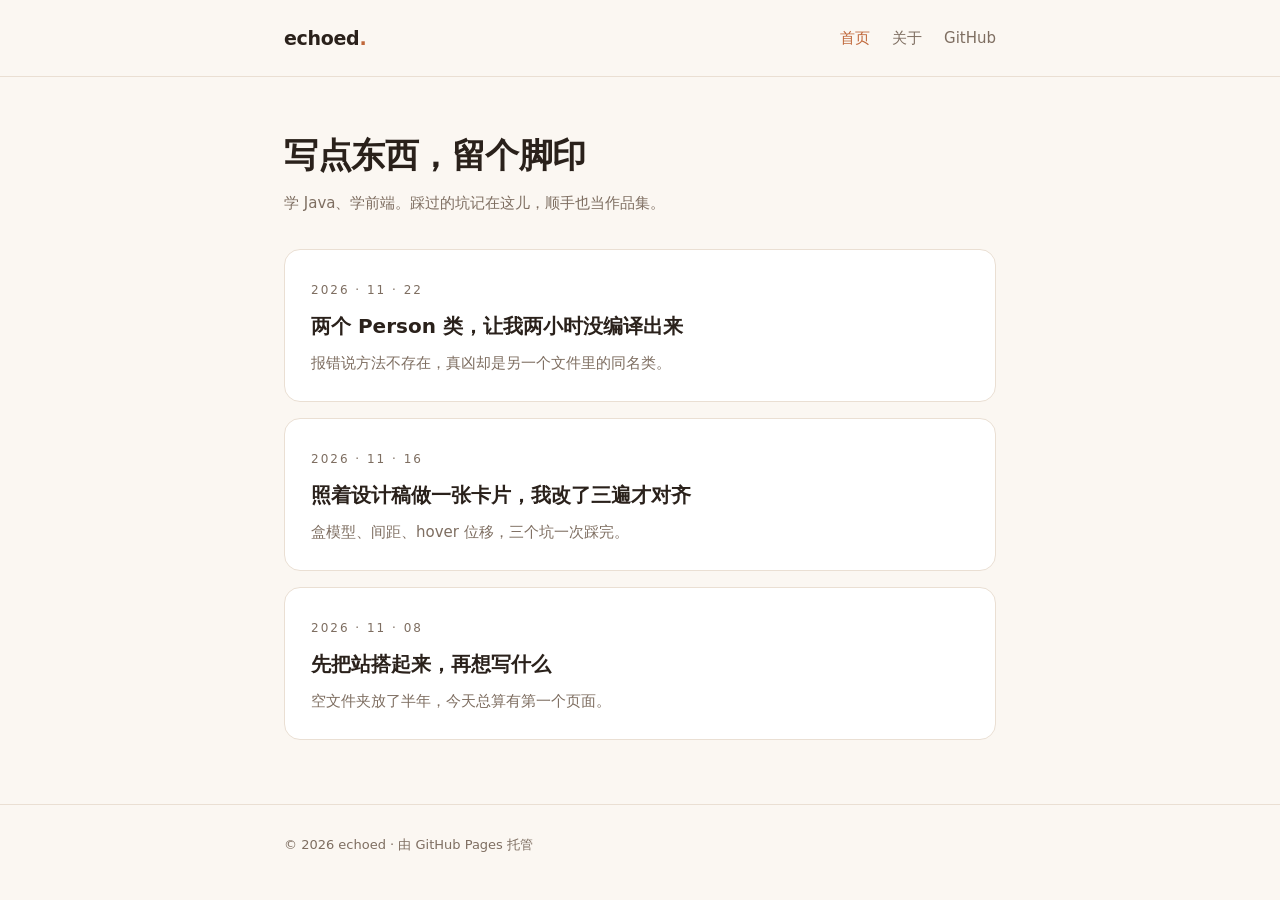
<file: index.html>
<!DOCTYPE html>
<html lang="zh-CN">
<head>
<meta charset="UTF-8">
<meta name="viewport" content="width=device-width, initial-scale=1">
<title>echoed · 写点东西，留个脚印</title>
<meta name="description" content="学 Java、学前端的记录，踩过的坑都在这儿。">
<meta property="og:title" content="echoed · 写点东西，留个脚印">
<meta property="og:description" content="学 Java、学前端的记录，踩过的坑都在这儿。">
<meta property="og:type" content="website">
<meta property="og:url" content="https://echoed-jiang.github.io/">
<link rel="icon" href="data:image/svg+xml,<svg xmlns='http://www.w3.org/2000/svg' viewBox='0 0 16 16'><circle cx='8' cy='8' r='7' fill='%23C0673A'/></svg>">
<link rel="stylesheet" href="assets/style.css">
</head>
<body>

<header class="site-header">
  <div class="wrap">
    <a class="brand" href="index.html">echoed<span>.</span></a>
    <nav class="nav">
      <a href="index.html" aria-current="page">首页</a>
      <a href="about.html">关于</a>
      <a href="https://github.com/echoed-jiang" target="_blank" rel="noopener">GitHub</a>
    </nav>
  </div>
</header>

<main class="wrap">

  <section class="hero">
    <h1>写点东西，留个脚印</h1>
    <p>学 Java、学前端。踩过的坑记在这儿，顺手也当作品集。</p>
  </section>

  <ul class="post-list">
    <li>
      <a class="post-card" href="posts/vscode-java.html">
        <span class="post-date">2026 · 11 · 22</span>
        <h2>两个 Person 类，让我两小时没编译出来</h2>
        <p>报错说方法不存在，真凶却是另一个文件里的同名类。</p>
      </a>
    </li>
    <li>
      <a class="post-card" href="posts/css-card.html">
        <span class="post-date">2026 · 11 · 16</span>
        <h2>照着设计稿做一张卡片，我改了三遍才对齐</h2>
        <p>盒模型、间距、hover 位移，三个坑一次踩完。</p>
      </a>
    </li>
    <li>
      <a class="post-card" href="posts/hello.html">
        <span class="post-date">2026 · 11 · 08</span>
        <h2>先把站搭起来，再想写什么</h2>
        <p>空文件夹放了半年，今天总算有第一个页面。</p>
      </a>
    </li>
  </ul>

</main>

<footer class="site-footer">
  <div class="wrap">© 2026 echoed · 由 GitHub Pages 托管</div>
</footer>

</body>
</html>
</file>
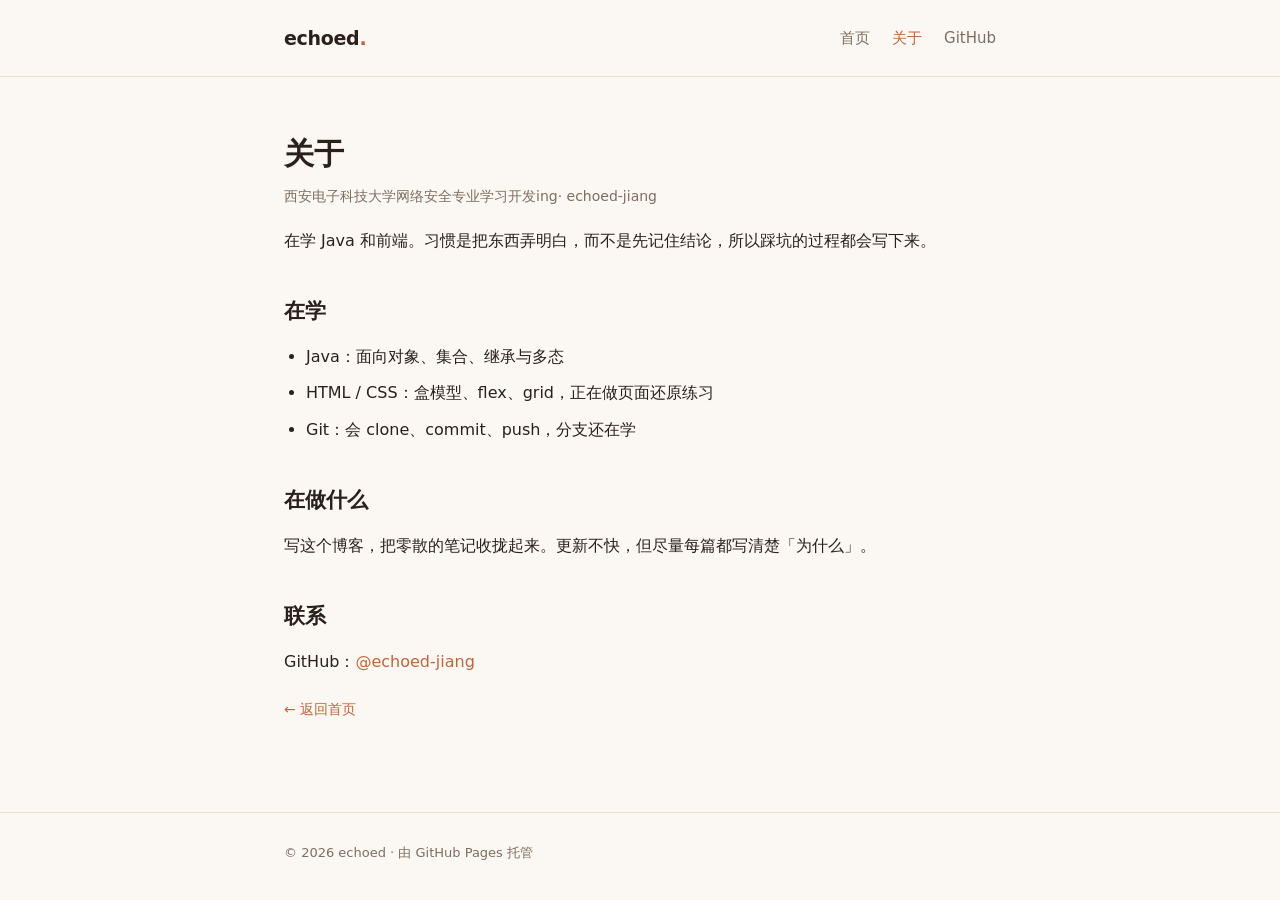
<file: about.html>
<!DOCTYPE html>
<html lang="zh-CN">
<head>
<meta charset="UTF-8">
<meta name="viewport" content="width=device-width, initial-scale=1">
<title>关于 · echoed</title>
<meta name="description" content="关于我，以及这个博客。">
<link rel="icon" href="data:image/svg+xml,<svg xmlns='http://www.w3.org/2000/svg' viewBox='0 0 16 16'><circle cx='8' cy='8' r='7' fill='%23C0673A'/></svg>">
<link rel="stylesheet" href="assets/style.css">
</head>
<body>

<header class="site-header">
  <div class="wrap">
    <a class="brand" href="index.html">echoed<span>.</span></a>
    <nav class="nav">
      <a href="index.html">首页</a>
      <a href="about.html" aria-current="page">关于</a>
      <a href="https://github.com/echoed-jiang" target="_blank" rel="noopener">GitHub</a>
    </nav>
  </div>
</header>

<main class="wrap">
  <article class="article">
    <h1>关于</h1>
    <!-- ↓ 把下面这行的「在读本科」改成你的学校 + 专业 -->
    <p class="article-meta">西安电子科技大学网络安全专业学习开发ing· echoed-jiang</p>

    <p>在学 Java 和前端。习惯是把东西弄明白，而不是先记住结论，所以踩坑的过程都会写下来。</p>

    <h2>在学</h2>
    <ul>
      <li>Java：面向对象、集合、继承与多态</li>
      <li>HTML / CSS：盒模型、flex、grid，正在做页面还原练习</li>
      <li>Git：会 clone、commit、push，分支还在学</li>
    </ul>

    <h2>在做什么</h2>
    <p>写这个博客，把零散的笔记收拢起来。更新不快，但尽量每篇都写清楚「为什么」。</p>

    <h2>联系</h2>
    <p>GitHub：<a href="https://github.com/echoed-jiang" target="_blank" rel="noopener">@echoed-jiang</a></p>
    <!-- 有邮箱就加一行：<p>Email：you@example.com</p> -->

    <p><a class="back" href="index.html">← 返回首页</a></p>
  </article>
</main>

<footer class="site-footer">
  <div class="wrap">© 2026 echoed · 由 GitHub Pages 托管</div>
</footer>

</body>
</html>
</file>
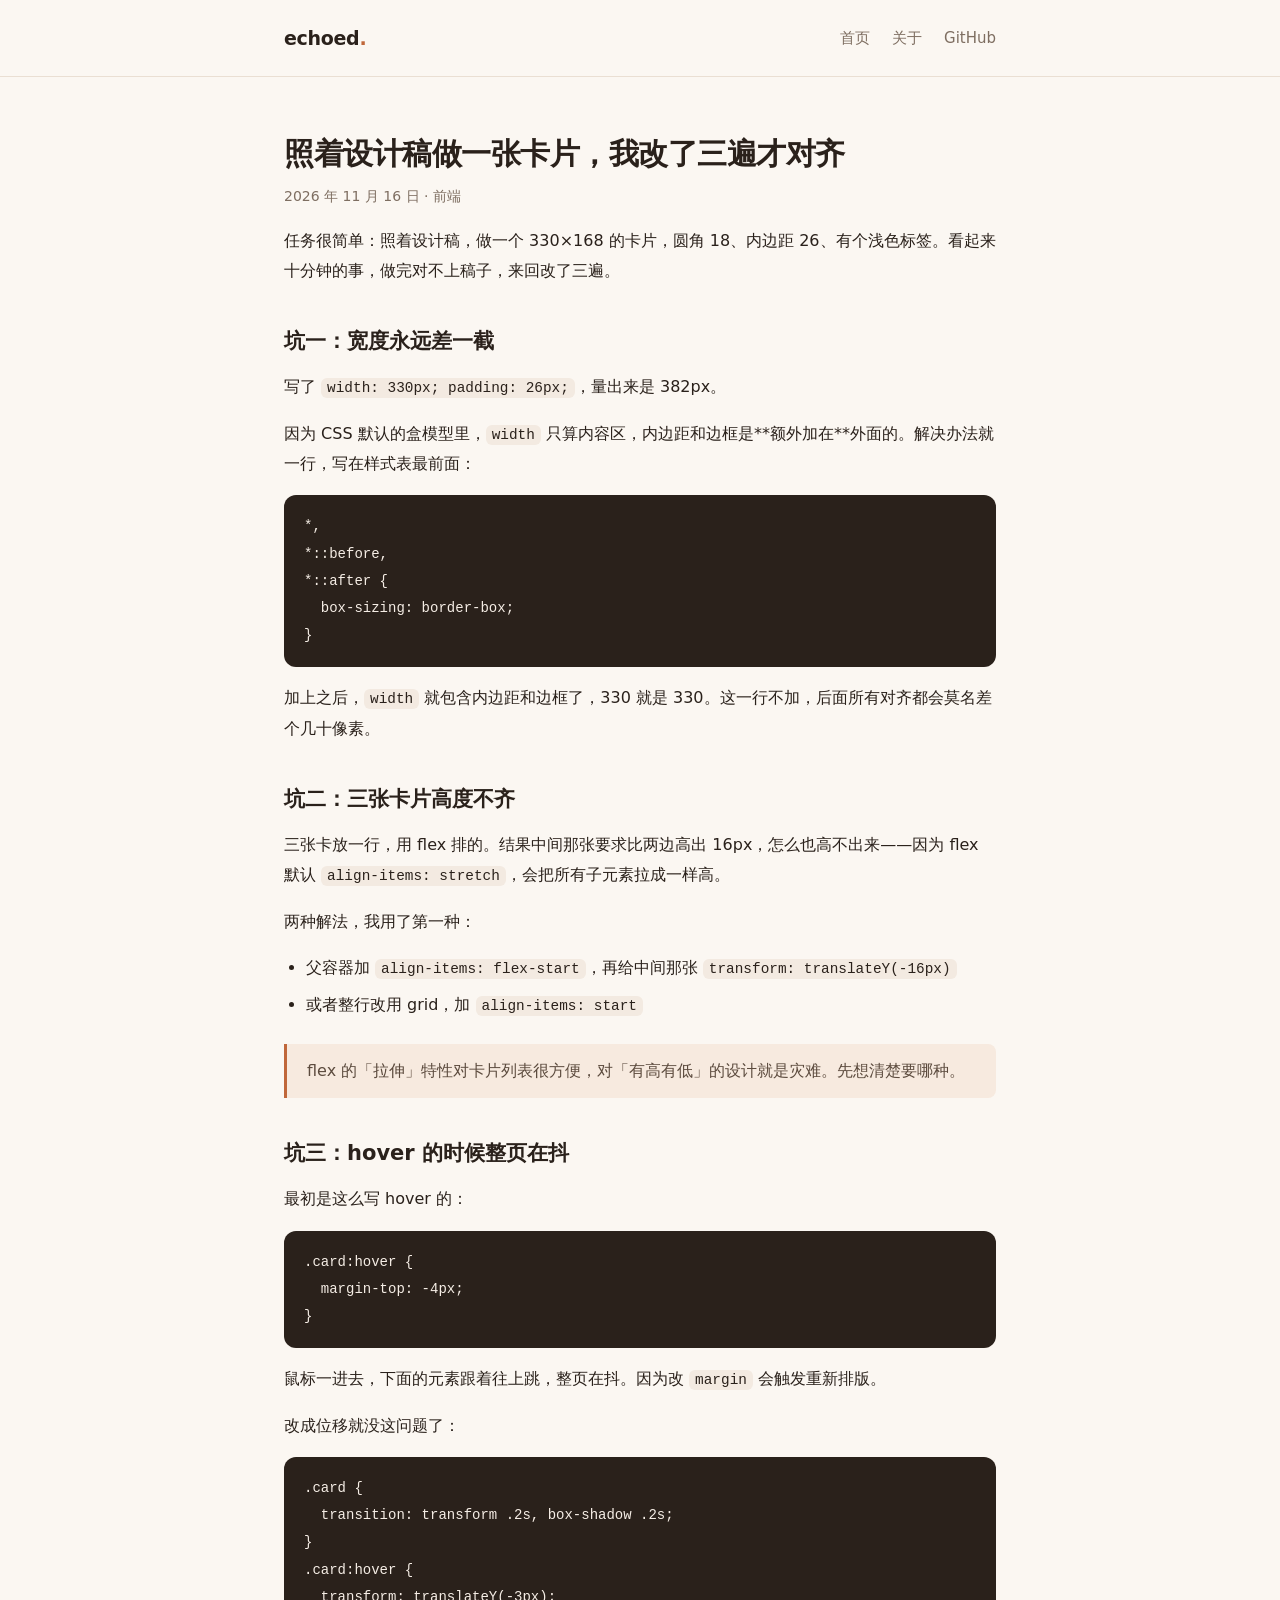
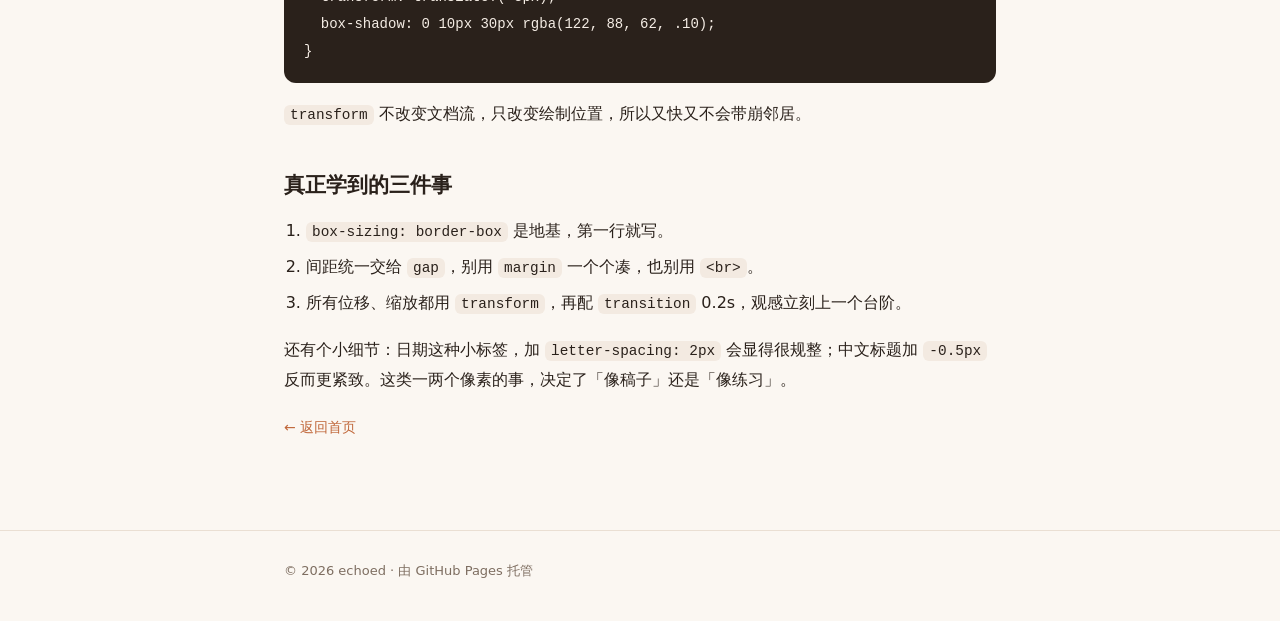
<file: posts/css-card.html>
<!DOCTYPE html>
<html lang="zh-CN">
<head>
<meta charset="UTF-8">
<meta name="viewport" content="width=device-width, initial-scale=1">
<title>照着设计稿做一张卡片，我改了三遍才对齐 · echoed</title>
<meta name="description" content="盒模型、间距、hover 位移，三个坑一次踩完。">
<link rel="icon" href="data:image/svg+xml,<svg xmlns='http://www.w3.org/2000/svg' viewBox='0 0 16 16'><circle cx='8' cy='8' r='7' fill='%23C0673A'/></svg>">
<link rel="stylesheet" href="../assets/style.css">
</head>
<body>

<header class="site-header">
  <div class="wrap">
    <a class="brand" href="../index.html">echoed<span>.</span></a>
    <nav class="nav">
      <a href="../index.html">首页</a>
      <a href="../about.html">关于</a>
      <a href="https://github.com/echoed-jiang" target="_blank" rel="noopener">GitHub</a>
    </nav>
  </div>
</header>

<main class="wrap">
  <article class="article">
    <h1>照着设计稿做一张卡片，我改了三遍才对齐</h1>
    <p class="article-meta">2026 年 11 月 16 日 · 前端</p>

    <p>任务很简单：照着设计稿，做一个 330×168 的卡片，圆角 18、内边距 26、有个浅色标签。看起来十分钟的事，做完对不上稿子，来回改了三遍。</p>

    <h2>坑一：宽度永远差一截</h2>

    <p>写了 <code>width: 330px; padding: 26px;</code>，量出来是 382px。</p>

    <p>因为 CSS 默认的盒模型里，<code>width</code> 只算内容区，内边距和边框是**额外加在**外面的。解决办法就一行，写在样式表最前面：</p>

    <pre><code>*,
*::before,
*::after {
  box-sizing: border-box;
}</code></pre>

    <p>加上之后，<code>width</code> 就包含内边距和边框了，330 就是 330。这一行不加，后面所有对齐都会莫名差个几十像素。</p>

    <h2>坑二：三张卡片高度不齐</h2>

    <p>三张卡放一行，用 flex 排的。结果中间那张要求比两边高出 16px，怎么也高不出来——因为 flex 默认 <code>align-items: stretch</code>，会把所有子元素拉成一样高。</p>

    <p>两种解法，我用了第一种：</p>

    <ul>
      <li>父容器加 <code>align-items: flex-start</code>，再给中间那张 <code>transform: translateY(-16px)</code></li>
      <li>或者整行改用 grid，加 <code>align-items: start</code></li>
    </ul>

    <blockquote>flex 的「拉伸」特性对卡片列表很方便，对「有高有低」的设计就是灾难。先想清楚要哪种。</blockquote>

    <h2>坑三：hover 的时候整页在抖</h2>

    <p>最初是这么写 hover 的：</p>

    <pre><code>.card:hover {
  margin-top: -4px;
}</code></pre>

    <p>鼠标一进去，下面的元素跟着往上跳，整页在抖。因为改 <code>margin</code> 会触发重新排版。</p>

    <p>改成位移就没这问题了：</p>

    <pre><code>.card {
  transition: transform .2s, box-shadow .2s;
}
.card:hover {
  transform: translateY(-3px);
  box-shadow: 0 10px 30px rgba(122, 88, 62, .10);
}</code></pre>

    <p><code>transform</code> 不改变文档流，只改变绘制位置，所以又快又不会带崩邻居。</p>

    <h2>真正学到的三件事</h2>

    <ol>
      <li><code>box-sizing: border-box</code> 是地基，第一行就写。</li>
      <li>间距统一交给 <code>gap</code>，别用 <code>margin</code> 一个个凑，也别用 <code>&lt;br&gt;</code>。</li>
      <li>所有位移、缩放都用 <code>transform</code>，再配 <code>transition</code> 0.2s，观感立刻上一个台阶。</li>
    </ol>

    <p>还有个小细节：日期这种小标签，加 <code>letter-spacing: 2px</code> 会显得很规整；中文标题加 <code>-0.5px</code> 反而更紧致。这类一两个像素的事，决定了「像稿子」还是「像练习」。</p>

    <p><a class="back" href="../index.html">← 返回首页</a></p>
  </article>
</main>

<footer class="site-footer">
  <div class="wrap">© 2026 echoed · 由 GitHub Pages 托管</div>
</footer>

</body>
</html>
</file>
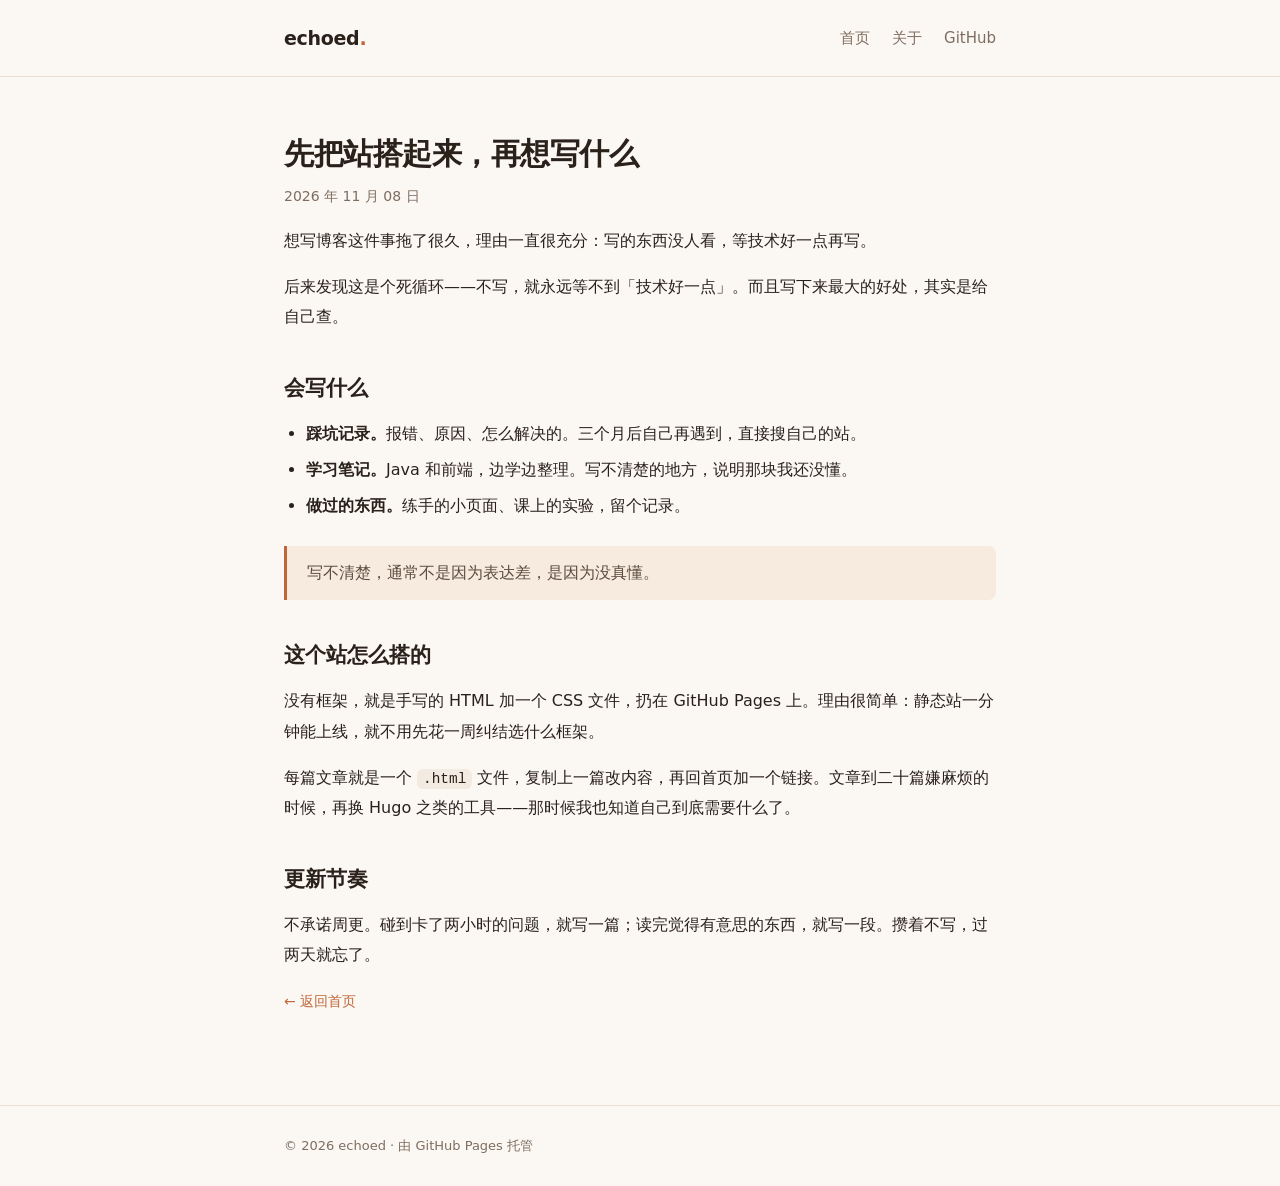
<file: posts/hello.html>
<!DOCTYPE html>
<html lang="zh-CN">
<head>
<meta charset="UTF-8">
<meta name="viewport" content="width=device-width, initial-scale=1">
<title>先把站搭起来，再想写什么 · echoed</title>
<meta name="description" content="为什么开始写，以及这个博客是怎么搭的。">
<link rel="icon" href="data:image/svg+xml,<svg xmlns='http://www.w3.org/2000/svg' viewBox='0 0 16 16'><circle cx='8' cy='8' r='7' fill='%23C0673A'/></svg>">
<link rel="stylesheet" href="../assets/style.css">
</head>
<body>

<header class="site-header">
  <div class="wrap">
    <a class="brand" href="../index.html">echoed<span>.</span></a>
    <nav class="nav">
      <a href="../index.html">首页</a>
      <a href="../about.html">关于</a>
      <a href="https://github.com/echoed-jiang" target="_blank" rel="noopener">GitHub</a>
    </nav>
  </div>
</header>

<main class="wrap">
  <article class="article">
    <h1>先把站搭起来，再想写什么</h1>
    <p class="article-meta">2026 年 11 月 08 日</p>

    <p>想写博客这件事拖了很久，理由一直很充分：写的东西没人看，等技术好一点再写。</p>

    <p>后来发现这是个死循环——不写，就永远等不到「技术好一点」。而且写下来最大的好处，其实是给自己查。</p>

    <h2>会写什么</h2>

    <ul>
      <li><strong>踩坑记录。</strong>报错、原因、怎么解决的。三个月后自己再遇到，直接搜自己的站。</li>
      <li><strong>学习笔记。</strong>Java 和前端，边学边整理。写不清楚的地方，说明那块我还没懂。</li>
      <li><strong>做过的东西。</strong>练手的小页面、课上的实验，留个记录。</li>
    </ul>

    <blockquote>写不清楚，通常不是因为表达差，是因为没真懂。</blockquote>

    <h2>这个站怎么搭的</h2>

    <p>没有框架，就是手写的 HTML 加一个 CSS 文件，扔在 GitHub Pages 上。理由很简单：静态站一分钟能上线，就不用先花一周纠结选什么框架。</p>

    <p>每篇文章就是一个 <code>.html</code> 文件，复制上一篇改内容，再回首页加一个链接。文章到二十篇嫌麻烦的时候，再换 Hugo 之类的工具——那时候我也知道自己到底需要什么了。</p>

    <h2>更新节奏</h2>

    <p>不承诺周更。碰到卡了两小时的问题，就写一篇；读完觉得有意思的东西，就写一段。攒着不写，过两天就忘了。</p>

    <p><a class="back" href="../index.html">← 返回首页</a></p>
  </article>
</main>

<footer class="site-footer">
  <div class="wrap">© 2026 echoed · 由 GitHub Pages 托管</div>
</footer>

</body>
</html>
</file>
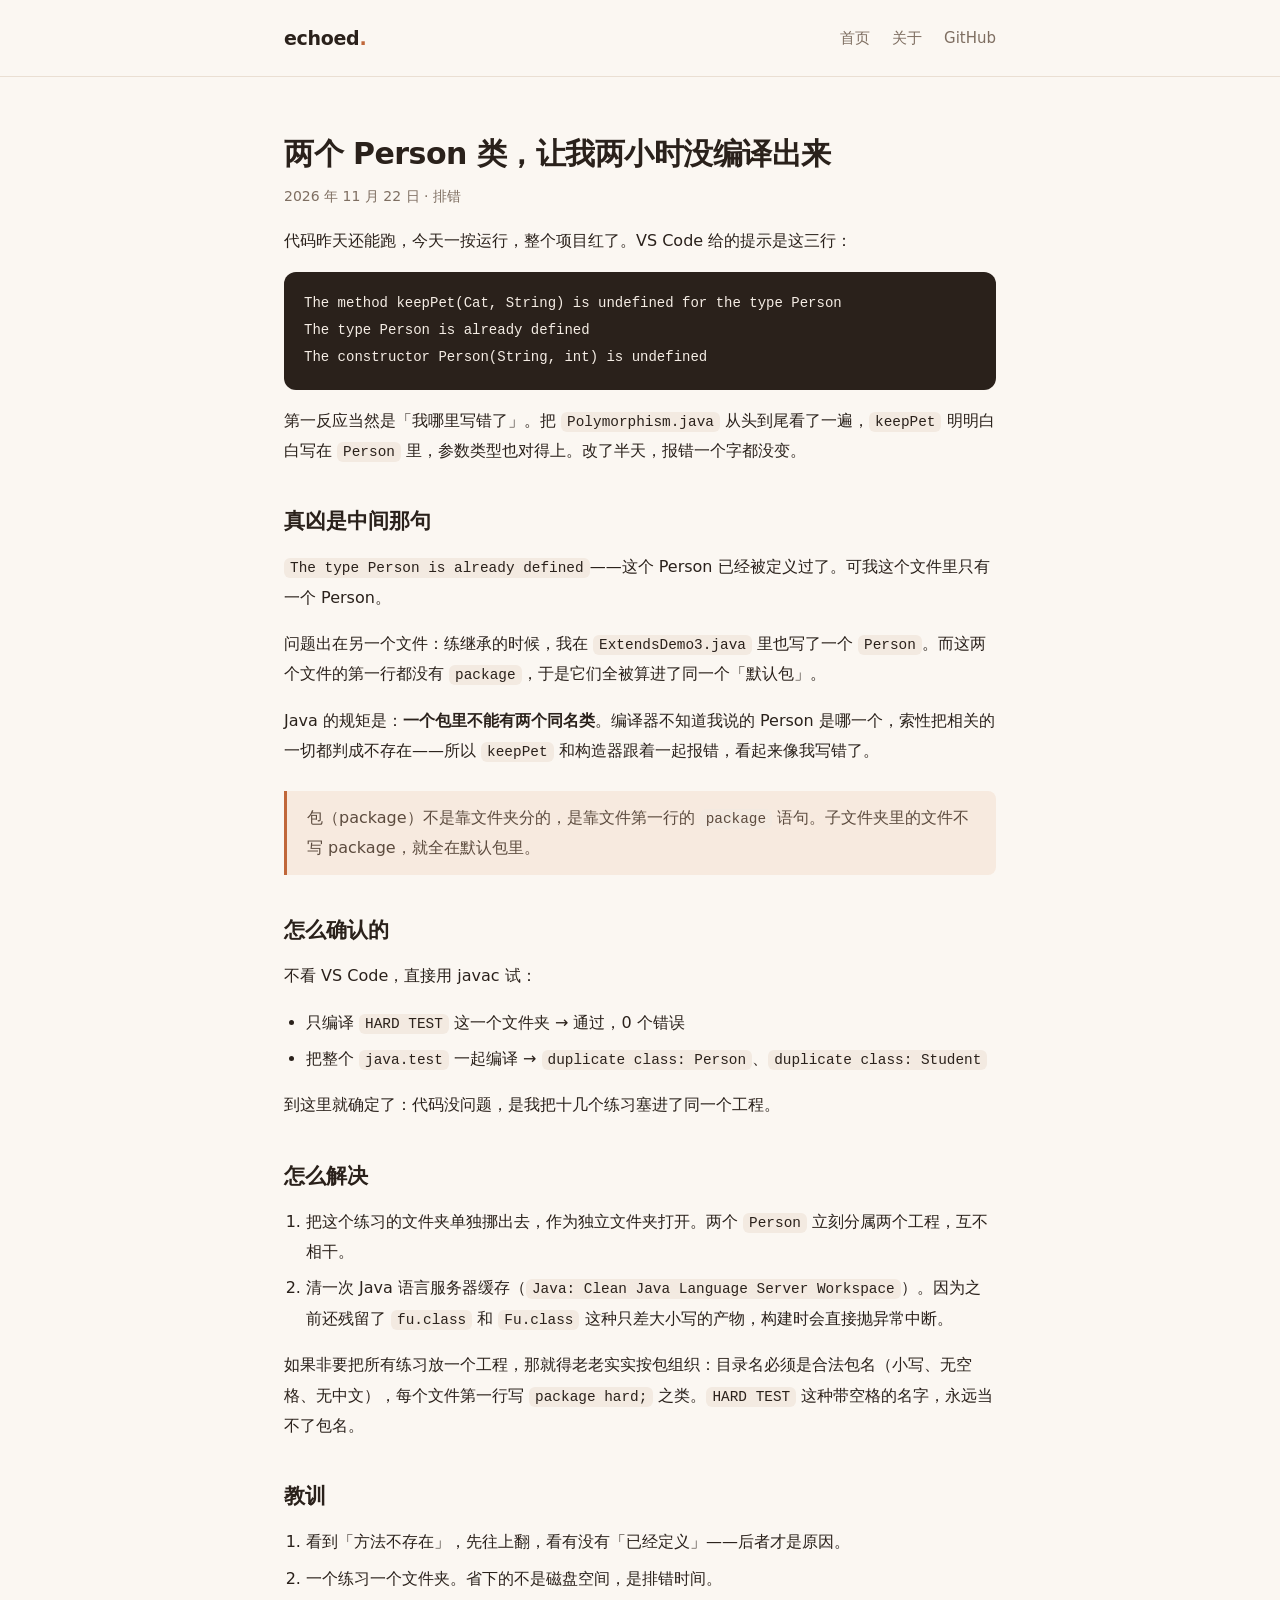
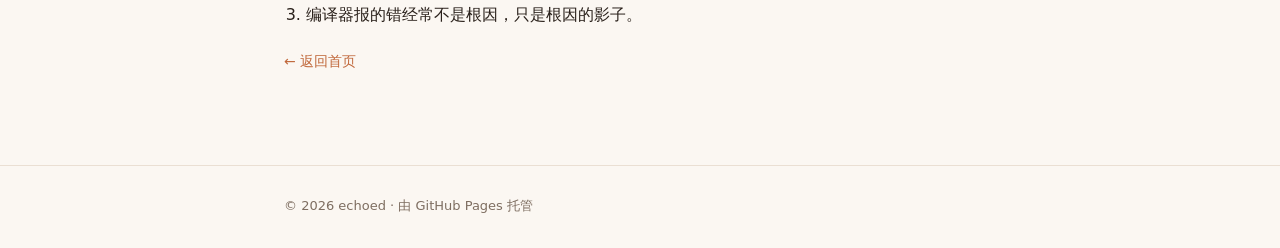
<file: posts/vscode-java.html>
<!DOCTYPE html>
<html lang="zh-CN">
<head>
<meta charset="UTF-8">
<meta name="viewport" content="width=device-width, initial-scale=1">
<title>两个 Person 类，让我两小时没编译出来 · echoed</title>
<meta name="description" content="报错说方法不存在，真凶却是另一个文件里的同名类。">
<link rel="icon" href="data:image/svg+xml,<svg xmlns='http://www.w3.org/2000/svg' viewBox='0 0 16 16'><circle cx='8' cy='8' r='7' fill='%23C0673A'/></svg>">
<link rel="stylesheet" href="../assets/style.css">
</head>
<body>

<header class="site-header">
  <div class="wrap">
    <a class="brand" href="../index.html">echoed<span>.</span></a>
    <nav class="nav">
      <a href="../index.html">首页</a>
      <a href="../about.html">关于</a>
      <a href="https://github.com/echoed-jiang" target="_blank" rel="noopener">GitHub</a>
    </nav>
  </div>
</header>

<main class="wrap">
  <article class="article">
    <h1>两个 Person 类，让我两小时没编译出来</h1>
    <p class="article-meta">2026 年 11 月 22 日 · 排错</p>

    <p>代码昨天还能跑，今天一按运行，整个项目红了。VS Code 给的提示是这三行：</p>

    <pre><code>The method keepPet(Cat, String) is undefined for the type Person
The type Person is already defined
The constructor Person(String, int) is undefined</code></pre>

    <p>第一反应当然是「我哪里写错了」。把 <code>Polymorphism.java</code> 从头到尾看了一遍，<code>keepPet</code> 明明白白写在 <code>Person</code> 里，参数类型也对得上。改了半天，报错一个字都没变。</p>

    <h2>真凶是中间那句</h2>

    <p><code>The type Person is already defined</code>——这个 Person 已经被定义过了。可我这个文件里只有一个 Person。</p>

    <p>问题出在另一个文件：练继承的时候，我在 <code>ExtendsDemo3.java</code> 里也写了一个 <code>Person</code>。而这两个文件的第一行都没有 <code>package</code>，于是它们全被算进了同一个「默认包」。</p>

    <p>Java 的规矩是：<strong>一个包里不能有两个同名类</strong>。编译器不知道我说的 Person 是哪一个，索性把相关的一切都判成不存在——所以 <code>keepPet</code> 和构造器跟着一起报错，看起来像我写错了。</p>

    <blockquote>包（package）不是靠文件夹分的，是靠文件第一行的 <code>package</code> 语句。子文件夹里的文件不写 package，就全在默认包里。</blockquote>

    <h2>怎么确认的</h2>

    <p>不看 VS Code，直接用 javac 试：</p>

    <ul>
      <li>只编译 <code>HARD TEST</code> 这一个文件夹 → 通过，0 个错误</li>
      <li>把整个 <code>java.test</code> 一起编译 → <code>duplicate class: Person</code>、<code>duplicate class: Student</code></li>
    </ul>

    <p>到这里就确定了：代码没问题，是我把十几个练习塞进了同一个工程。</p>

    <h2>怎么解决</h2>

    <ol>
      <li>把这个练习的文件夹单独挪出去，作为独立文件夹打开。两个 <code>Person</code> 立刻分属两个工程，互不相干。</li>
      <li>清一次 Java 语言服务器缓存（<code>Java: Clean Java Language Server Workspace</code>）。因为之前还残留了 <code>fu.class</code> 和 <code>Fu.class</code> 这种只差大小写的产物，构建时会直接抛异常中断。</li>
    </ol>

    <p>如果非要把所有练习放一个工程，那就得老老实实按包组织：目录名必须是合法包名（小写、无空格、无中文），每个文件第一行写 <code>package hard;</code> 之类。<code>HARD TEST</code> 这种带空格的名字，永远当不了包名。</p>

    <h2>教训</h2>

    <ol>
      <li>看到「方法不存在」，先往上翻，看有没有「已经定义」——后者才是原因。</li>
      <li>一个练习一个文件夹。省下的不是磁盘空间，是排错时间。</li>
      <li>编译器报的错经常不是根因，只是根因的影子。</li>
    </ol>

    <p><a class="back" href="../index.html">← 返回首页</a></p>
  </article>
</main>

<footer class="site-footer">
  <div class="wrap">© 2026 echoed · 由 GitHub Pages 托管</div>
</footer>

</body>
</html>
</file>
<file: assets/style.css>
/* ============================================================
   全站样式 · 只有这一个 CSS 文件
   想换配色，只改下面 :root 里的变量，全站跟着变
   ============================================================ */

:root {
  --bg: #FBF7F2;          /* 页面底色 */
  --card: #FFFFFF;        /* 卡片底色 */
  --text: #2A211B;        /* 正文 */
  --muted: #7E6E61;       /* 次要文字 */
  --line: #EADFD3;        /* 分割线 / 描边 */
  --accent: #C0673A;      /* 主色：链接、日期、hover */
  --accent-soft: #F7EADF; /* 浅色块 */
  --radius: 16px;
  --shadow: 0 10px 30px rgba(122, 88, 62, .10);
}

*,
*::before,
*::after { box-sizing: border-box; }

body {
  margin: 0;
  background: var(--bg);
  color: var(--text);
  font-family: system-ui, -apple-system, "Segoe UI", "Microsoft YaHei", sans-serif;
  font-size: 16px;
  line-height: 1.9;
  -webkit-font-smoothing: antialiased;
}

.wrap {
  max-width: 760px;
  margin: 0 auto;
  padding: 0 24px;
}

a {
  color: var(--accent);
  text-decoration: none;
}

a:hover { text-decoration: underline; }

:focus-visible {
  outline: 2px solid var(--accent);
  outline-offset: 3px;
  border-radius: 4px;
}

/* ---------- 顶栏 ---------- */

.site-header { border-bottom: 1px solid var(--line); }

.site-header .wrap {
  display: flex;
  align-items: center;
  justify-content: space-between;
  height: 76px;
}

.brand {
  font-size: 19px;
  font-weight: 700;
  letter-spacing: -.3px;
  color: var(--text);
}

.brand span { color: var(--accent); }

.brand:hover { text-decoration: none; }

.nav { display: flex; gap: 22px; }

.nav a {
  font-size: 15px;
  color: var(--muted);
  transition: color .2s;
}

.nav a:hover,
.nav a[aria-current="page"] {
  color: var(--accent);
  text-decoration: none;
}

/* ---------- 首页头部 ---------- */

.hero { padding: 56px 0 32px; }

.hero h1 {
  margin: 0 0 10px;
  font-size: 34px;
  font-weight: 700;
  line-height: 1.35;
  letter-spacing: -.5px;
}

.hero p {
  margin: 0;
  font-size: 15px;
  color: var(--muted);
}

/* ---------- 文章列表 ---------- */

.post-list {
  display: grid;
  gap: 16px;
  margin: 0;
  padding: 0 0 64px;
  list-style: none;
}

.post-card {
  display: block;
  padding: 24px 26px;
  background: var(--card);
  border: 1px solid var(--line);
  border-radius: var(--radius);
  color: inherit;
  transition: transform .2s, box-shadow .2s, border-color .2s;
}

.post-card:hover {
  transform: translateY(-3px);
  border-color: #E2D2C2;
  box-shadow: var(--shadow);
  text-decoration: none;
}

.post-date {
  font-size: 12px;
  letter-spacing: 2px;
  color: var(--muted);
}

.post-card h2 {
  margin: 6px 0 8px;
  font-size: 20px;
  line-height: 1.5;
  transition: color .2s;
}

.post-card:hover h2 { color: var(--accent); }

.post-card p {
  margin: 0;
  font-size: 15px;
  color: var(--muted);
}

/* ---------- 文章页 ---------- */

.article { padding: 40px 0 72px; }

.back {
  display: inline-block;
  font-size: 14px;
  color: var(--accent);
}

.article h1 {
  margin: 16px 0 8px;
  font-size: 30px;
  line-height: 1.4;
  letter-spacing: -.5px;
}

.article-meta {
  margin: 0 0 28px;
  font-size: 14px;
  color: var(--muted);
}

.article h2 {
  margin: 36px 0 10px;
  font-size: 21px;
}

.article p { margin: 0 0 16px; }

.article ul,
.article ol {
  margin: 0 0 16px;
  padding-left: 22px;
}

.article li { margin-bottom: 6px; }

.article blockquote {
  margin: 24px 0;
  padding: 12px 20px;
  background: var(--accent-soft);
  border-left: 3px solid var(--accent);
  border-radius: 0 8px 8px 0;
  color: #5C4B3E;
}

.article blockquote p:last-child { margin-bottom: 0; }

.article code {
  padding: 2px 6px;
  background: #F3EAE1;
  border-radius: 6px;
  font-family: ui-monospace, Consolas, "Courier New", monospace;
  font-size: .9em;
}

.article pre {
  margin: 0 0 16px;
  padding: 18px 20px;
  background: #2A211B;
  color: #F5EDE5;
  border-radius: 12px;
  overflow-x: auto;
  line-height: 1.7;
}

.article pre code {
  padding: 0;
  background: none;
  color: inherit;
  font-size: 14px;
}

/* ---------- 页脚 ---------- */

.site-footer {
  padding: 28px 0;
  border-top: 1px solid var(--line);
  font-size: 13px;
  color: var(--muted);
}

/* ---------- 窄屏 ---------- */

@media (max-width: 720px) {
  .site-header .wrap { height: 64px; }
  .nav { gap: 16px; }
  .hero { padding: 36px 0 24px; }
  .hero h1 { font-size: 26px; }
  .post-card { padding: 20px; }
  .article { padding: 28px 0 56px; }
  .article h1 { font-size: 24px; }
}
</file>
